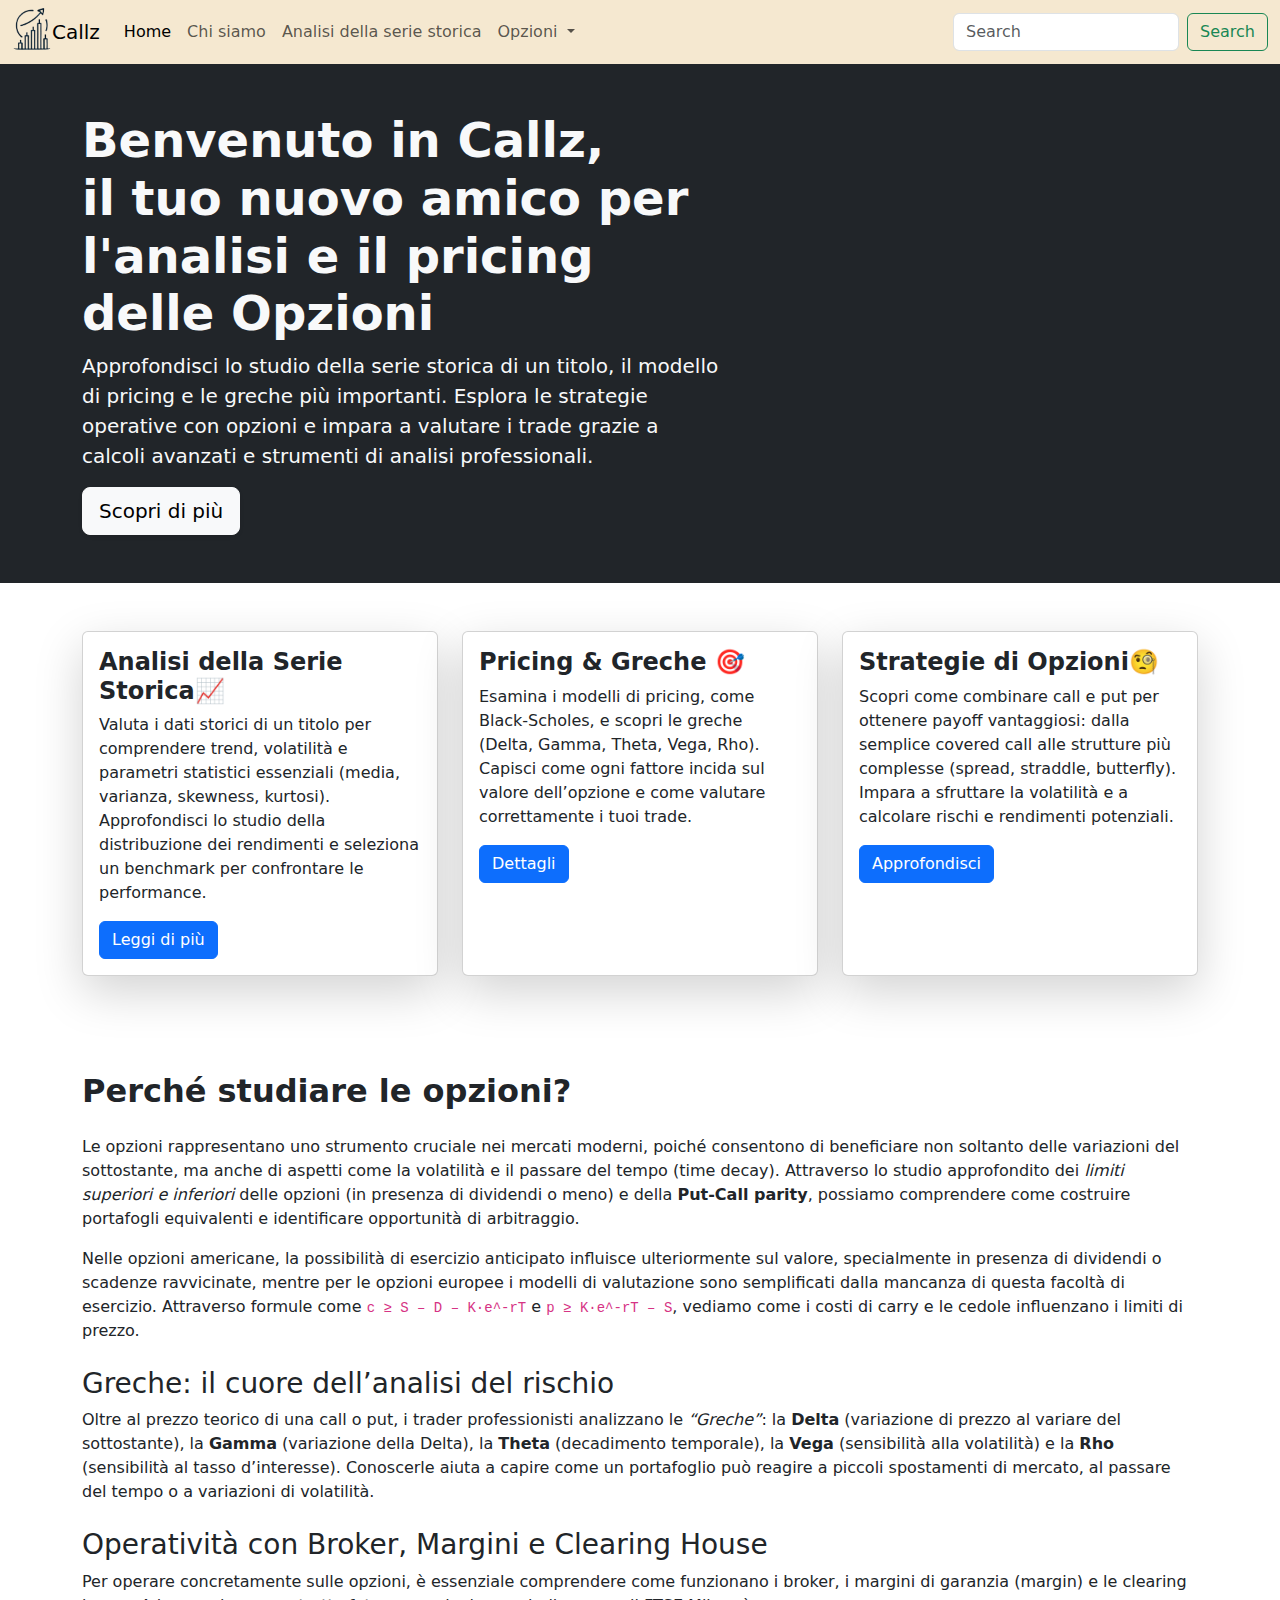
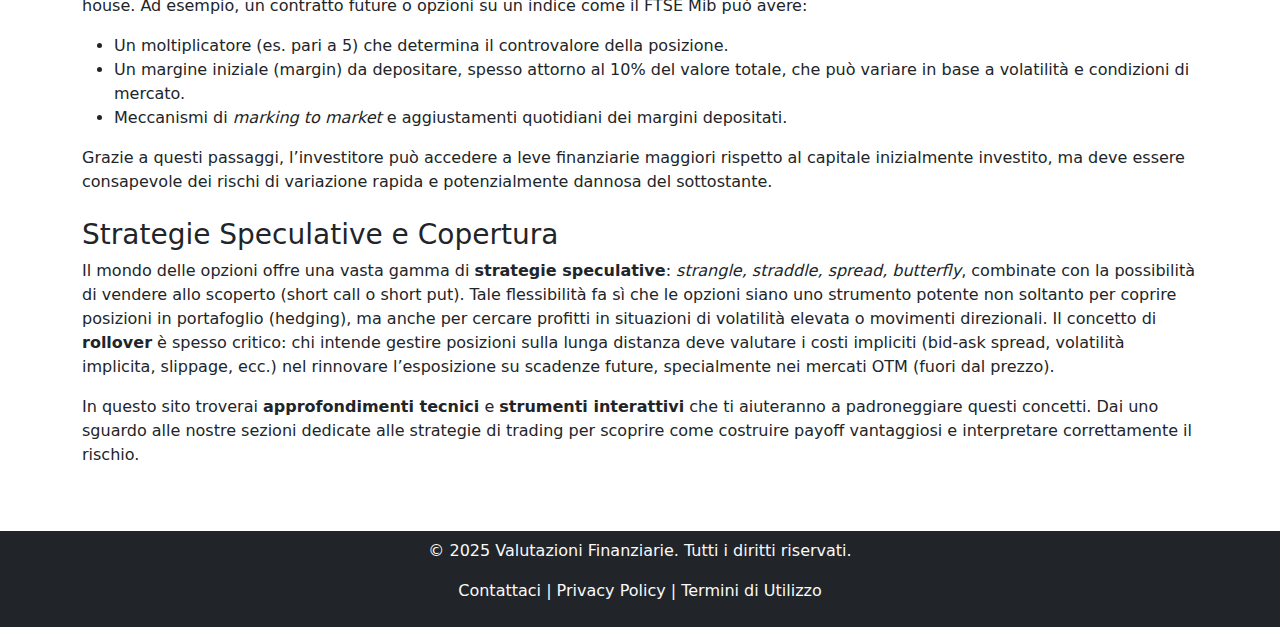
<file: templates/index.html>
<!doctype html>
<html lang="it">
    <head>
      <meta charset="utf-8">
      <meta name="viewport" content="width=device-width, initial-scale=1" />
      <title>Callz Pricing</title>
      <link href="https://cdn.jsdelivr.net/npm/bootstrap@5.3.3/dist/css/bootstrap.min.css" rel="stylesheet" integrity="sha384-QWTKZyjpPEjISv5WaRU9OFeRpok6YctnYmDr5pNlyT2bRjXh0JMhjY6hW+ALEwIH" crossorigin="anonymous"/>
      <link href="../css/style.css" rel="stylesheet"/>

      
      
        

    </head>

    <body>

      <script src="https://cdn.jsdelivr.net/npm/bootstrap@5.3.3/dist/js/bootstrap.bundle.min.js" integrity="sha384-YvpcrYf0tY3lHB60NNkmXc5s9fDVZLESaAA55NDzOxhy9GkcIdslK1eN7N6jIeHz" crossorigin="anonymous"></script>

      <nav class="navbar navbar-expand-lg  " style="background-color: #f5e8d0;" >
        <div class="container-fluid">
            <img 
            alt="ciao"
            src="/static/logo_trasp.png" 
            class="logo rounded centered"
            style="width: 40px;"
            />
          <a class="navbar-brand" href="./index">Callz </a>
          <button class="navbar-toggler" type="button" data-bs-toggle="collapse" data-bs-target="#navbarNavDropdown" aria-controls="navbarNavDropdown" aria-expanded="false" aria-label="Toggle navigation">
            <span class="navbar-toggler-icon"></span>
          </button>
          <div class="collapse navbar-collapse" id="navbarNavDropdown">
            <ul class="navbar-nav">
              <li class="nav-item">
                <a class="nav-link active" aria-current="page" href="/index">Home</a>
              </li>
              <li class="nav-item">
                <a class="nav-link" href="/index1">Chi siamo</a>
              </li>
              <li class="nav-item">
                <a class="nav-link" href="/index2">Analisi della serie storica</a>
              </li>
              <li class="nav-item dropdown">
                <a class="nav-link dropdown-toggle" href=""./index3.html"" role="button" data-bs-toggle="dropdown" aria-expanded="false">
                  Opzioni
                </a>
                <ul class="dropdown-menu">
                  <li><a class="dropdown-item" href="/pricing">Pricing and Greeks</a></li>
                  <li><a class="dropdown-item" href="/strategie">Strategies</a></li>
                  <li><a class="dropdown-item" href="/cointegrazione">Cointegration</a></li>
                  
                </ul>

              </li>
            </ul>
          </div>
          <form class="d-flex" role="search">
            <input class="form-control me-2" type="search" placeholder="Search" aria-label="Search">
            <button class="btn btn-outline-success" type="submit">Search</button>
          </form>
        </div>
    </nav>



        <section class="py-5 bg-dark text-light">
          <div class="container">
            <div class="row align-items-center g-4">
              <div class="col-lg-7">
                <h1 class="display-5 fw-bold">Benvenuto in Callz, <br> il tuo nuovo amico per l'analisi e il pricing delle Opzioni</h1>
                <p class="lead">
                  Approfondisci lo studio della serie storica di un titolo, il modello di pricing e le greche
                  più importanti. Esplora le strategie operative con opzioni e impara a valutare i trade
                  grazie a calcoli avanzati e strumenti di analisi professionali.
                </p>
                <a href="./index1" class="btn btn-light btn-lg shadow-sm">Scopri di più</a>
              </div>
              <div class="col-lg-5 text-center">
                
              </div>
            </div>
          </div>
        </section>
        
        
        <!-- Sezione obiettivi principali: Cards -->
        <section class="py-5">
          <div class="container">
            <div class="row gy-4">
              <div class="col-md-6 col-lg-4" >
                <div class="card shadow-lg h-100" onmouseover="this.style.transform='scale(1.05)'; this.style.transition='transform 0.3s ease-in-out'" 
                onmouseout="this.style.transform='scale(1)'">
                  <div class="card-body" >
                    <h4 class="card-title fw-bold">Analisi della Serie Storica<span role="img" aria-label="mercati in crescita">📈</span></h4>
                    <p class="card-text">
                      Valuta i dati storici di un titolo per comprendere trend, volatilità e parametri statistici 
                      essenziali (media, varianza, skewness, kurtosi). Approfondisci lo studio della distribuzione dei rendimenti
                      e seleziona un benchmark per confrontare le performance.
                    </p>
                    <a href="./index2" class="btn btn-primary">Leggi di più</a>
                  </div>
                </div>
              </div>
              <div class="col-md-6 col-lg-4">
                <div class="card shadow-lg h-100" onmouseover="this.style.transform='scale(1.05)'; this.style.transition='transform 0.3s ease-in-out'" onmouseout="this.style.transform='scale(1)'">
                  <div class="card-body">
                    <h4 class="card-title fw-bold">Pricing &amp; Greche <span role="img" aria-label="freccia a segno">🎯</span> </h4>
                    <p class="card-text">
                      Esamina i modelli di pricing, come Black-Scholes, e scopri le greche (Delta, Gamma, Theta, Vega, Rho). 
                      Capisci come ogni fattore incida sul valore dell’opzione e come valutare correttamente i tuoi trade.
                    </p>
                    <a href="./pricing" class="btn btn-primary">Dettagli</a>
                  </div>
                </div>
              </div>
              <div class="col-md-6 col-lg-4">
                <div class="card shadow-lg h-100" onmouseover="this.style.transform='scale(1.05)'; this.style.transition='transform 0.3s ease-in-out'" onmouseout="this.style.transform='scale(1)'">
                <!--  <img src="https://via.placeholder.com/600x400?text=Strategie+Opzioni" class="card-img-top" alt="Strategie Opzioni">-->
                  <div class="card-body">
                    <h4 class="card-title fw-bold">Strategie di Opzioni<span role="img" aria-label="analisi">🧐</span></h4>
                    <p class="card-text">
                      Scopri come combinare call e put per ottenere payoff vantaggiosi: dalla semplice covered call 
                      alle strutture più complesse (spread, straddle, butterfly). Impara a sfruttare la volatilità e 
                      a calcolare rischi e rendimenti potenziali.
                    </p>
                    <a href="./strategie" class="btn btn-primary">Approfondisci</a>
                  </div>
                </div>
              </div>
            </div>
          </div>
        </section>
        
        <!-- Sezione extra: testo più lungo con citazioni dal “nuovo input” -->
        <section class="py-5 bg-white">
          <div class="container">
            <h2 class="fw-bold mb-4">Perché studiare le opzioni?</h2>
            <p>
              Le opzioni rappresentano uno strumento cruciale nei mercati moderni, poiché consentono di
              beneficiare non soltanto delle variazioni del sottostante, ma anche di aspetti come la
              volatilità e il passare del tempo (time decay). Attraverso lo studio approfondito dei 
              <em>limiti superiori e inferiori</em> delle opzioni (in presenza di dividendi o meno) e della
              <strong>Put-Call parity</strong>, possiamo comprendere come costruire portafogli equivalenti 
              e identificare opportunità di arbitraggio.
            </p>
            <p>
              Nelle opzioni americane, la possibilità di esercizio anticipato influisce ulteriormente sul
              valore, specialmente in presenza di dividendi o scadenze ravvicinate, mentre per le opzioni 
              europee i modelli di valutazione sono semplificati dalla mancanza di questa facoltà di 
              esercizio. Attraverso formule come
              <code>c ≥ S – D – K·e^-rT</code> e <code>p ≥ K·e^-rT – S</code>,
              vediamo come i costi di carry e le cedole influenzano i limiti di prezzo.
            </p>
            <h3 class="mt-4">Greche: il cuore dell’analisi del rischio</h3>
            <p>
              Oltre al prezzo teorico di una call o put, i trader professionisti analizzano le
              <em>“Greche”</em>: la <strong>Delta</strong> (variazione di prezzo al variare del sottostante), 
              la <strong>Gamma</strong> (variazione della Delta), la <strong>Theta</strong> (decadimento 
              temporale), la <strong>Vega</strong> (sensibilità alla volatilità) e la <strong>Rho</strong> 
              (sensibilità al tasso d’interesse). Conoscerle aiuta a capire come un portafoglio può reagire 
              a piccoli spostamenti di mercato, al passare del tempo o a variazioni di volatilità.
            </p>
            <h3 class="mt-4">Operatività con Broker, Margini e Clearing House</h3>
            <p>
              Per operare concretamente sulle opzioni, è essenziale comprendere come funzionano i broker, i 
              margini di garanzia (margin) e le clearing house. Ad esempio, un contratto future o opzioni 
              su un indice come il FTSE Mib può avere:
            </p>
            <ul>
              <li>Un moltiplicatore (es. pari a 5) che determina il controvalore della posizione.</li>
              <li>Un margine iniziale (margin) da depositare, spesso attorno al 10% del valore totale, che può 
              variare in base a volatilità e condizioni di mercato.</li>
              <li>Meccanismi di <em>marking to market</em> e aggiustamenti quotidiani dei margini depositati.</li>
            </ul>
            <p>
              Grazie a questi passaggi, l’investitore può accedere a leve finanziarie maggiori rispetto al 
              capitale inizialmente investito, ma deve essere consapevole dei rischi di variazione rapida e 
              potenzialmente dannosa del sottostante.
            </p>
            <h3 class="mt-4">Strategie Speculative e Copertura</h3>
            <p>
              Il mondo delle opzioni offre una vasta gamma di <strong>strategie speculative</strong>: 
              <em>strangle, straddle, spread, butterfly</em>, combinate con la possibilità di vendere allo 
              scoperto (short call o short put). Tale flessibilità fa sì che le opzioni siano uno strumento 
              potente non soltanto per coprire posizioni in portafoglio (hedging), ma anche per cercare 
              profitti in situazioni di volatilità elevata o movimenti direzionali.  
              Il concetto di <strong>rollover</strong> è spesso critico: chi intende gestire posizioni 
              sulla lunga distanza deve valutare i costi impliciti (bid-ask spread, volatilità implicita, 
              slippage, ecc.) nel rinnovare l’esposizione su scadenze future, specialmente nei mercati OTM 
              (fuori dal prezzo).
            </p>
            <p>
              In questo sito troverai <strong>approfondimenti tecnici</strong> e <strong>strumenti 
              interattivi</strong> che ti aiuteranno a padroneggiare questi concetti. Dai uno sguardo alle 
              nostre sezioni dedicate alle strategie di trading per scoprire come costruire payoff 
              vantaggiosi e interpretare correttamente il rischio.
            </p>
          </div>
        </section>
        
        
    </div>
</div>


    </body>

  <!-- Footer -->
  <footer class="text-center bg-dark py-2">
    <div class="container text-light">
      <p>&copy; 2025 Valutazioni Finanziarie. Tutti i diritti riservati.</p>
      <p>
        <a href="#" class="text-decoration-none text-reset">Contattaci</a> | 
        <a href="#" class="text-decoration-none text-reset">Privacy Policy</a> | 
        <a href="#" class="text-decoration-none text-reset">Termini di Utilizzo</a>
      </p>
    </div>
  </footer>

  
</html>
</file>
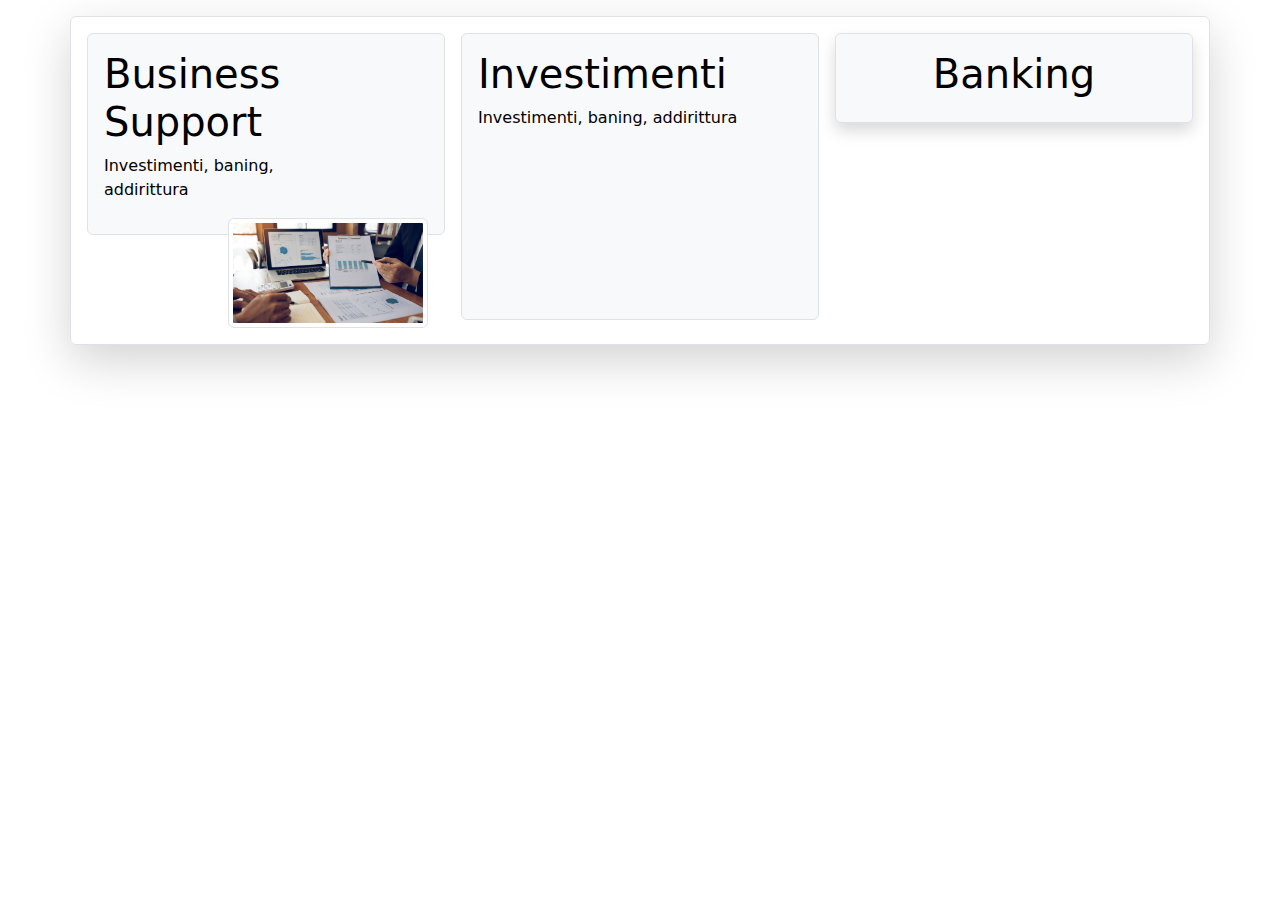
<file: 15aulab.html>
<!doctype html>
<html lang="it">
  <head>
    <meta charset="utf-8">
    <meta name="viewport" content="width=device-width, initial-scale=1" />
    <title>MB Premier</title>
    <link href="https://cdn.jsdelivr.net/npm/bootstrap@5.3.3/dist/css/bootstrap.min.css" rel="stylesheet" integrity="sha384-QWTKZyjpPEjISv5WaRU9OFeRpok6YctnYmDr5pNlyT2bRjXh0JMhjY6hW+ALEwIH" crossorigin="anonymous"/>
  </head>

    <body>


        
        <script src="https://cdn.jsdelivr.net/npm/bootstrap@5.3.3/dist/js/bootstrap.bundle.min.js" integrity="sha384-YvpcrYf0tY3lHB60NNkmXc5s9fDVZLESaAA55NDzOxhy9GkcIdslK1eN7N6jIeHz" crossorigin="anonymous"></script>

        <div class="container p-3 my-3 border rounded shadow-lg">
            <div class="row g-3">
                <div class="col-12 col-md-6 col-lg-4">
                    <div class="p-3 border rounded text-bg-light">
                        <h1>Business Support</h1>
                        <p>Investimenti, baning, <br> addirittura</p>
                        <img 
                            style="width: 200px"
                            class="rounded float-end img-thumbnail"
                            alt="Colosseo"
                            src="./image/finanza1.png"
                        />
             

                    </div>
                </div>

                <div class="col-12 col-md-6 col-lg-4">
                    <div class="p-3 border rounded text-bg-light">
                        <h1>Investimenti</h1>
                        <p>Investimenti, baning, addirittura</p>

                        <iframe
                            class="w-auto h-auto"
                            src="https://www.youtube.com/watch?v=v-6JJ9hz2WA"
                            title="Youyube video player"
                            frameboard="0"
                            allow="accelerometer;autoplay;clipboard-write;gyroscope"
                            allowfullscreen
                        ></iframe>
                    </div>
                </div>

                <div class="col-12 col-md-6 col-lg-4">
                    <div class="container">
                        <div class="row mb-3">   
                            <div class="text-center p-3 border rounded text-bg-light shadow">
                                <h1>Banking</h1>
                            </div>
                        </div>     
                    </div>
                </div>

            </div>
            
            
        </div>

        


    </body>
</html>
</file>
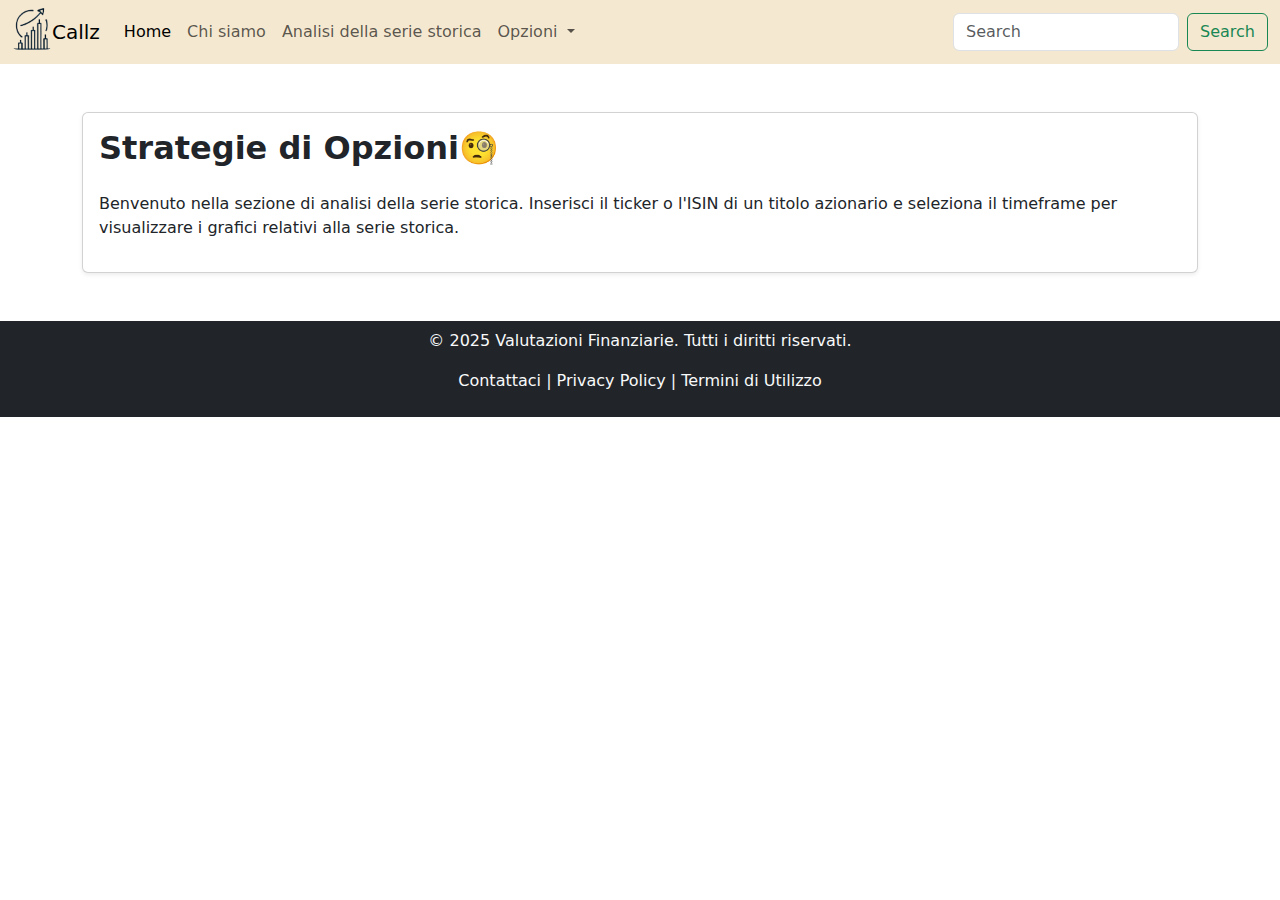
<file: templates/strategie.html>
<!doctype html>
<html lang="it">
  <head>
    <meta charset="utf-8">
    <meta name="viewport" content="width=device-width, initial-scale=1" />
    <title>Callz Pricing</title>
    <link href="https://cdn.jsdelivr.net/npm/bootstrap@5.3.3/dist/css/bootstrap.min.css" rel="stylesheet" integrity="sha384-QWTKZyjpPEjISv5WaRU9OFeRpok6YctnYmDr5pNlyT2bRjXh0JMhjY6hW+ALEwIH" crossorigin="anonymous"/>
    <link href="../css/style.css" rel="stylesheet"/>
  </head>

    

  <body> 
    
    
    <!-- Navbar -->
        
    <nav class="navbar navbar-expand-lg  " style="background-color: #f5e8d0;" >
      <div class="container-fluid">
          <img 
          alt="ciao"
          src="/static/logo_trasp.png" 
          class="logo rounded centered"
          style="width: 40px;"
          />
        <a class="navbar-brand" href="./index">Callz </a>
        <button class="navbar-toggler" type="button" data-bs-toggle="collapse" data-bs-target="#navbarNavDropdown" aria-controls="navbarNavDropdown" aria-expanded="false" aria-label="Toggle navigation">
          <span class="navbar-toggler-icon"></span>
        </button>
        <div class="collapse navbar-collapse" id="navbarNavDropdown">
          <ul class="navbar-nav">
            <li class="nav-item">
              <a class="nav-link active" aria-current="page" href="/index">Home</a>
            </li>
            <li class="nav-item">
              <a class="nav-link" href="/index1">Chi siamo</a>
            </li>
            <li class="nav-item">
              <a class="nav-link" href="/index2">Analisi della serie storica</a>
            </li>
            <li class="nav-item dropdown">
              <a class="nav-link dropdown-toggle" href=""./index3.html"" role="button" data-bs-toggle="dropdown" aria-expanded="false">
                Opzioni
              </a>
              <ul class="dropdown-menu">
                <li><a class="dropdown-item" href="/pricing">Pricing and Greeks</a></li>
                <li><a class="dropdown-item" href="/strategie">Strategies</a></li>
                <li><a class="dropdown-item" href="/cointegrazione">Cointegration</a></li>
                
              </ul>

            </li>
          </ul>
        </div>
        <form class="d-flex" role="search">
          <input class="form-control me-2" type="search" placeholder="Search" aria-label="Search">
          <button class="btn btn-outline-success" type="submit">Search</button>
        </form>
      </div>
  </nav>


        
    <script src="https://cdn.jsdelivr.net/npm/bootstrap@5.3.3/dist/js/bootstrap.bundle.min.js" integrity="sha384-YvpcrYf0tY3lHB60NNkmXc5s9fDVZLESaAA55NDzOxhy9GkcIdslK1eN7N6jIeHz" crossorigin="anonymous"></script>
    
    <section class="container my-5">
      <div class="card shadow-sm">
        <div class="card-body">
          <h2 class="fw-bold card-title mb-4">Strategie di Opzioni<span role="img" aria-label="analisi">🧐</span></h2>
          <p></p>
          <p>Benvenuto nella sezione di analisi della serie storica. Inserisci il ticker o l'ISIN di un titolo azionario e seleziona il timeframe per visualizzare i grafici relativi alla serie storica.</p>
        </div>
      </div>
    </section>




    
  



   <!-- Footer -->
    <footer class="text-center bg-dark py-2">
      <div class="container text-light">
        <p>&copy; 2025 Valutazioni Finanziarie. Tutti i diritti riservati.</p>
        <p>
          <a href="#" class="text-decoration-none text-reset">Contattaci</a> | 
          <a href="#" class="text-decoration-none text-reset">Privacy Policy</a> | 
          <a href="#" class="text-decoration-none text-reset">Termini di Utilizzo</a>
        </p>
      </div>
    </footer>
  </body>


  

  
</html>
</file>
<file: css/style.css>
.logo {
    
    margin: 0 0 6px 0 ;
    
}
</file>
